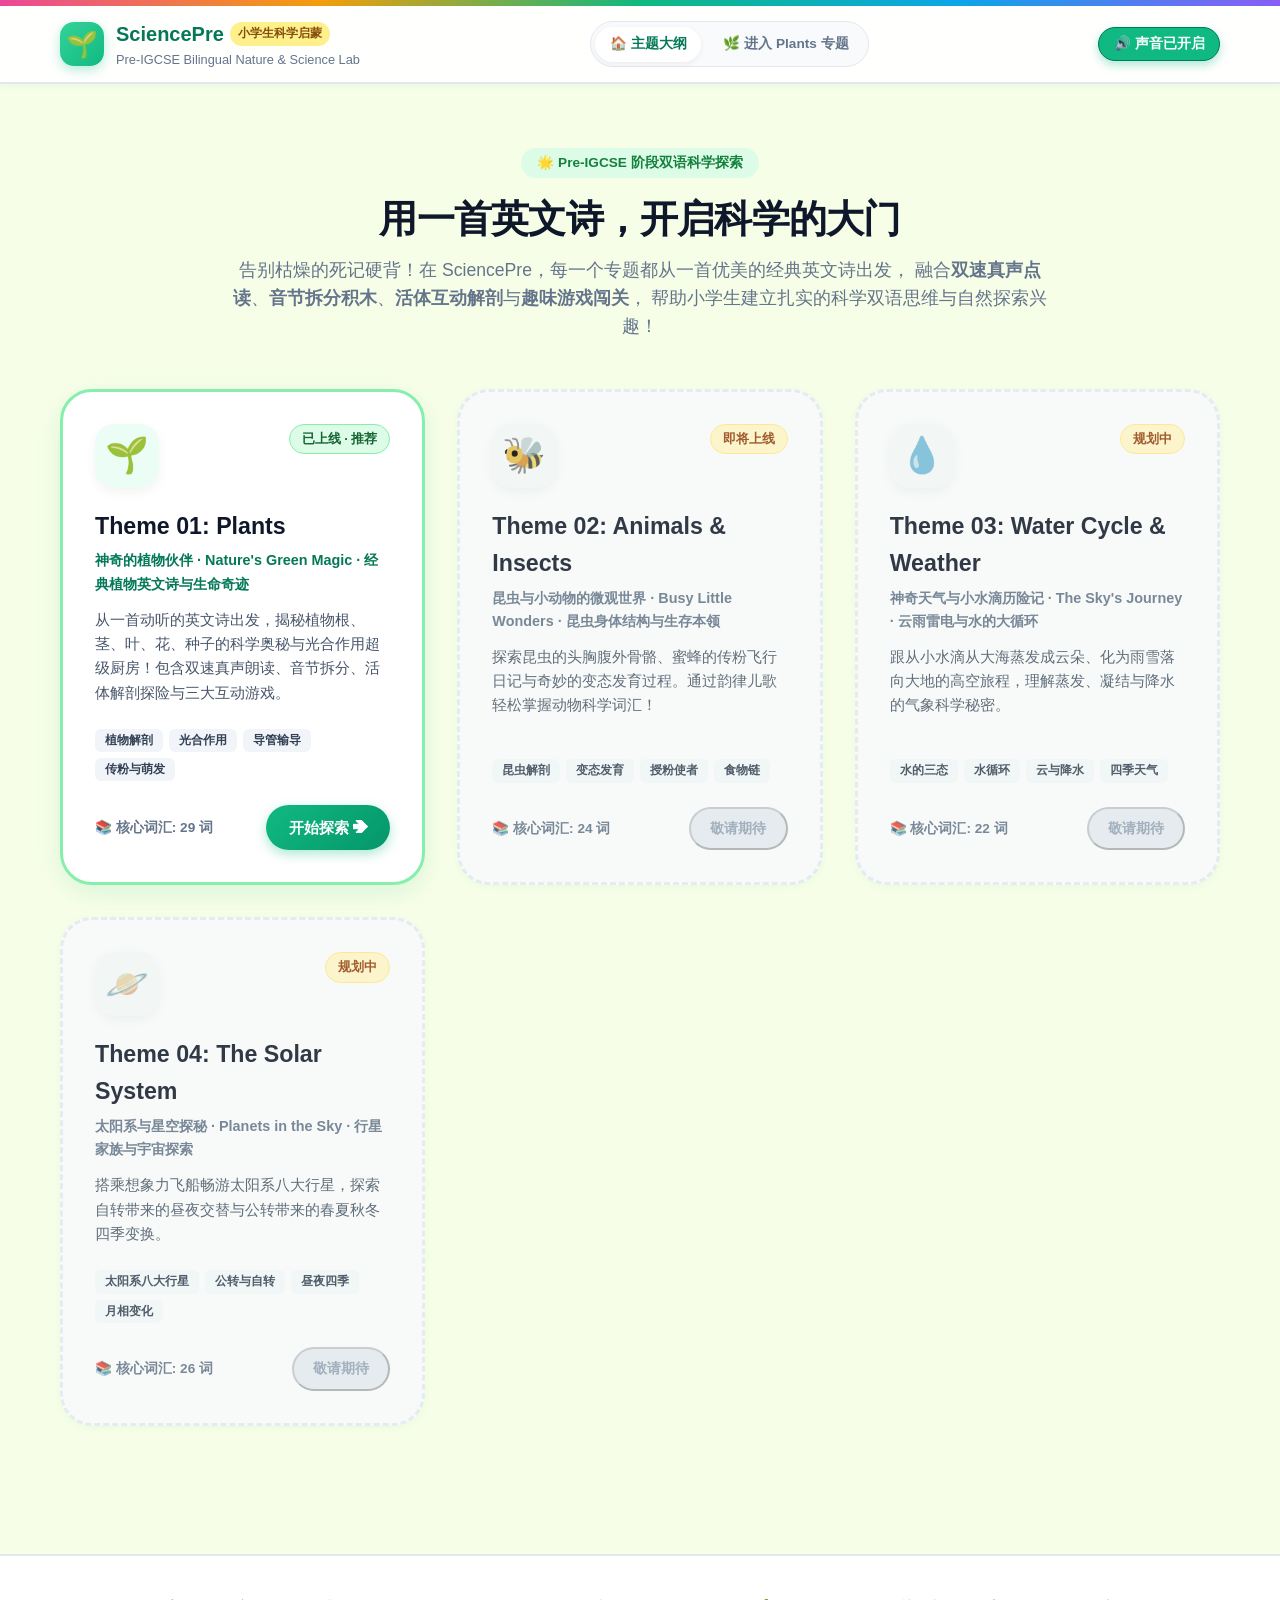
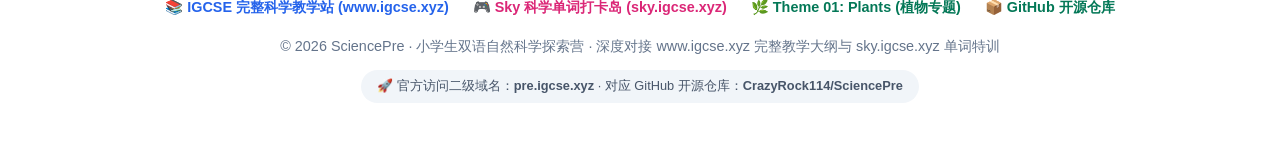
<file: index.html>
<!DOCTYPE html>
<html lang="zh-CN">
<head>
  <meta charset="UTF-8">
  <meta name="viewport" content="width=device-width, initial-scale=1.0">
  <title>SciencePre 🌱 小学生自然科学英语探索营 · 课程大纲与主题中心</title>
  <meta name="description" content="SciencePre 是专为小学生打造的自然英语与科学双语启蒙体系。一首英文诗、一个科学专题、沉浸式互动探险与词汇魔法！">
  <link rel="icon" href="data:image/svg+xml,<svg xmlns=%22http://www.w3.org/2000/svg%22 viewBox=%220 0 100 100%22><text y=%22.9em%22 font-size=%2290%22>🌱</text></svg>">
  <link rel="stylesheet" href="/assets/css/base.css">
  <link rel="stylesheet" href="/assets/css/hub.css">
  <!-- 母舰通用全域生态导航顶栏 -->
  <script src="https://igcse.xyz/ecosystem-nav.js" defer></script>
</head>
<body>
  <!-- 全域生态导航顶栏 (高亮低年级自然启蒙) -->
  <igcse-nav active="pre"></igcse-nav>

  <!-- 彩虹装饰条 -->
  <div class="rainbow-bar"></div>

  <!-- 顶部导航 -->
  <header>
    <div class="nav-container">
      <a href="/" class="logo-area">
        <div class="logo-badge">🌱</div>
        <div class="logo-text">
          <h1>SciencePre <span class="badge-sub">小学生科学启蒙</span></h1>
          <p>Pre-IGCSE Bilingual Nature & Science Lab</p>
        </div>
      </a>

      <!-- 快速导航 -->
      <nav class="nav-tabs">
        <a href="/" class="active">🏠 主题大纲</a>
        <a href="/plants/">🌿 进入 Plants 专题</a>
      </nav>

      <!-- 声音与系统工具 -->
      <div class="nav-tools">
        <button class="pill-btn active" id="hub-sound-btn" title="声音与音效总开关">
          🔊 声音已开启
        </button>
      </div>
    </div>
  </header>

  <main class="container">

    <!-- Hero 介绍区 -->
    <div class="hub-hero">
      <div class="hub-hero-badge">🌟 Pre-IGCSE 阶段双语科学探索</div>
      <h2>用一首英文诗，开启科学的大门</h2>
      <p>
        告别枯燥的死记硬背！在 SciencePre，每一个专题都从一首优美的经典英文诗出发，
        融合<strong>双速真声点读</strong>、<strong>音节拆分积木</strong>、<strong>活体互动解剖</strong>与<strong>趣味游戏闯关</strong>，
        帮助小学生建立扎实的科学双语思维与自然探索兴趣！
      </p>
    </div>

    <!-- 课程专题卡片网格 -->
    <div class="themes-grid" id="themes-grid-container">
      <!-- 动态通过 JS 渲染 themes.js -->
    </div>

  </main>

  <!-- 统一页脚 -->
  <footer>
    <div class="footer-links">
      <a href="https://www.igcse.xyz" target="_blank" style="color:#2563eb; font-weight:700;">📚 IGCSE 完整科学教学站 (www.igcse.xyz)</a>
      <a href="https://sky.igcse.xyz" target="_blank" style="color:#db2777; font-weight:700;">🎮 Sky 科学单词打卡岛 (sky.igcse.xyz)</a>
      <a href="/plants/">🌿 Theme 01: Plants (植物专题)</a>
      <a href="https://github.com/CrazyRock114/SciencePre" target="_blank">📦 GitHub 开源仓库</a>
    </div>
    <p>© 2026 SciencePre · 小学生双语自然科学探索营 · 深度对接 www.igcse.xyz 完整教学大纲与 sky.igcse.xyz 单词特训</p>
    <div class="domain-note">
      🚀 官方访问二级域名：<strong>pre.igcse.xyz</strong> · 对应 GitHub 开源仓库：<strong>CrazyRock114/SciencePre</strong>
    </div>
  </footer>

  <script type="module" src="/assets/js/hub.js"></script>
</body>
</html>
</file>
<file: assets/css/base.css>
/* ==========================================================================
   SciencePre: Base & Shared Styles (CSS)
   自然森林色系、儿童友好设计、高对比度与无障碍支持
   ========================================================================== */

:root {
  --primary: #10b981;        /* 嫩芽翠绿 */
  --primary-dark: #047857;   /* 深森林绿 */
  --primary-light: #d1fae5;  /* 浅薄荷绿 */
  --secondary: #0ea5e9;      /* 晴空蓝 */
  --secondary-light: #e0f2fe;
  --accent-warm: #f59e0b;    /* 向日葵暖黄 */
  --accent-warm-light: #fef3c7;
  --earth: #92400e;          /* 泥土暖棕 */
  --flower-pink: #ec4899;    /* 花朵粉 */
  --flower-pink-light: #fce7f3;
  --bg: #f7fee7;             /* 极浅春草底色 */
  --card-bg: #ffffff;
  --text: #1e293b;
  --text-muted: #64748b;
  --success: #16a34a;
  --danger: #ef4444;
  --shadow-sm: 0 2px 8px rgba(16, 185, 129, 0.08);
  --shadow-md: 0 8px 24px rgba(16, 185, 129, 0.12);
  --shadow-lg: 0 16px 36px rgba(16, 185, 129, 0.18);
  --radius-sm: 12px;
  --radius-md: 20px;
  --radius-lg: 32px;
}

* { box-sizing: border-box; margin: 0; padding: 0; }

html, body {
  font-family: -apple-system, BlinkMacSystemFont, "Segoe UI", "PingFang SC", "Comic Sans MS", "Chalkboard SE", "Microsoft YaHei", sans-serif;
  background: var(--bg);
  color: var(--text);
  line-height: 1.6;
  -webkit-font-smoothing: antialiased;
  overflow-x: hidden;
}

/* 顶部彩虹装饰条 */
.rainbow-bar {
  height: 6px;
  background: linear-gradient(90deg, #ec4899, #f59e0b, #10b981, #0ea5e9, #8b5cf6);
  width: 100%;
}

/* ==================== 顶部导航 ==================== */
header {
  background: rgba(255, 255, 255, 0.96);
  backdrop-filter: blur(12px);
  border-bottom: 2px solid #e2e8f0;
  position: sticky;
  top: 0;
  z-index: 100;
  box-shadow: var(--shadow-sm);
}

.nav-container {
  max-width: 1200px;
  margin: 0 auto;
  padding: 0.75rem 1.25rem;
  display: flex;
  align-items: center;
  justify-content: space-between;
  gap: 1rem;
  flex-wrap: wrap;
}

.logo-area {
  display: flex;
  align-items: center;
  gap: 0.75rem;
  text-decoration: none;
  color: var(--text);
}

.logo-badge {
  width: 44px;
  height: 44px;
  background: linear-gradient(135deg, #34d399, #10b981);
  border-radius: 14px;
  display: flex;
  align-items: center;
  justify-content: center;
  font-size: 1.6rem;
  box-shadow: 0 4px 12px rgba(16, 185, 129, 0.3);
  animation: gentle-bounce 3s infinite;
}

@keyframes gentle-bounce {
  0%, 100% { transform: translateY(0); }
  50% { transform: translateY(-4px); }
}

.logo-text h1 {
  font-size: 1.25rem;
  font-weight: 800;
  color: var(--primary-dark);
  display: flex;
  align-items: center;
  gap: 0.4rem;
}

.logo-text .badge-sub {
  background: #fef08a;
  color: #854d0e;
  font-size: 0.75rem;
  padding: 2px 8px;
  border-radius: 999px;
  font-weight: 700;
}

.logo-text p {
  font-size: 0.8rem;
  color: var(--text-muted);
}

/* 导航工具栏按钮组 */
.nav-tools {
  display: flex;
  align-items: center;
  gap: 0.5rem;
  flex-wrap: wrap;
}

.pill-btn {
  background: #f1f5f9;
  border: 1.5px solid #cbd5e1;
  padding: 0.45rem 0.9rem;
  border-radius: 999px;
  font-size: 0.85rem;
  font-weight: 700;
  color: #334155;
  cursor: pointer;
  display: flex;
  align-items: center;
  gap: 0.35rem;
  transition: all 0.2s cubic-bezier(0.4, 0, 0.2, 1);
  user-select: none;
}

.pill-btn:hover {
  background: #e2e8f0;
  transform: translateY(-1px);
}

.pill-btn:focus-visible {
  outline: 3px solid #10b981;
  outline-offset: 2px;
}

.pill-btn.active {
  background: var(--primary);
  border-color: var(--primary-dark);
  color: white;
  box-shadow: 0 4px 10px rgba(16, 185, 129, 0.35);
}

.pill-btn.gold {
  background: linear-gradient(135deg, #fef08a, #fde047);
  border-color: #eab308;
  color: #713f12;
}

.pill-btn.muted-btn {
  background: #fee2e2;
  border-color: #ef4444;
  color: #b91c1c;
}

/* Tab 切换 */
.nav-tabs {
  display: flex;
  gap: 0.5rem;
  background: #f8fafc;
  padding: 0.3rem;
  border-radius: 999px;
  border: 1.5px solid #e2e8f0;
}

.nav-tabs a,
.nav-tabs button {
  background: transparent;
  border: none;
  padding: 0.4rem 0.9rem;
  border-radius: 999px;
  font-size: 0.85rem;
  font-weight: 700;
  color: var(--text-muted);
  cursor: pointer;
  text-decoration: none;
  display: inline-flex;
  align-items: center;
  transition: all 0.2s;
}

.nav-tabs a.active,
.nav-tabs button.active {
  background: white;
  color: var(--primary-dark);
  box-shadow: 0 2px 6px rgba(0,0,0,0.06);
}

/* ==================== 通用容器 ==================== */
.container {
  max-width: 1200px;
  margin: 0 auto;
  padding: 1.5rem 1.25rem 4rem;
}

/* 顶部通知/专题条 */
.announcement-banner {
  background: linear-gradient(135deg, #ecfdf5 0%, #d1fae5 100%);
  border: 2px dashed #34d399;
  border-radius: var(--radius-md);
  padding: 1rem 1.5rem;
  margin-bottom: 2rem;
  display: flex;
  align-items: center;
  justify-content: space-between;
  gap: 1rem;
  box-shadow: var(--shadow-sm);
  flex-wrap: wrap;
}

.announcement-text {
  display: flex;
  align-items: center;
  gap: 0.75rem;
  font-size: 0.95rem;
  font-weight: 600;
  color: #065f46;
}

.portal-link {
  background: white;
  color: #047857;
  text-decoration: none;
  font-size: 0.85rem;
  font-weight: 700;
  padding: 0.5rem 1rem;
  border-radius: 999px;
  border: 1.5px solid #a7f3d0;
  display: inline-flex;
  align-items: center;
  gap: 0.3rem;
  transition: all 0.2s;
  white-space: nowrap;
}

.portal-link:hover {
  background: #047857;
  color: white;
  transform: scale(1.03);
}

/* ==================== 统一通用页脚 ==================== */
footer {
  background: white;
  border-top: 2px solid #e2e8f0;
  padding: 2.5rem 1.25rem;
  text-align: center;
  color: var(--text-muted);
  font-size: 0.9rem;
}

.footer-links {
  display: flex;
  justify-content: center;
  gap: 1.5rem;
  margin-bottom: 1rem;
  flex-wrap: wrap;
}

.footer-links a {
  color: #047857;
  text-decoration: none;
  font-weight: 700;
}

.footer-links a:hover {
  text-decoration: underline;
}

.domain-note {
  background: #f1f5f9;
  display: inline-block;
  padding: 0.4rem 1rem;
  border-radius: 999px;
  font-size: 0.8rem;
  color: #475569;
  margin-top: 0.75rem;
}

/* 庆祝飘落微动画 */
.confetti-particle {
  position: absolute;
  pointer-events: none;
  animation: float-up-fade 2.2s ease-out forwards;
}

@keyframes float-up-fade {
  0% { opacity: 1; transform: translateY(0) scale(1); }
  100% { opacity: 0; transform: translateY(-70px) scale(1.4); }
}
</file>
<file: assets/css/hub.css>
/* ==========================================================================
   SciencePre: Theme Hub Styles (CSS)
   首页课程大纲、专题卡片网格与状态标识
   ========================================================================== */

.hub-hero {
  text-align: center;
  padding: 2.5rem 1rem 3rem;
  max-width: 850px;
  margin: 0 auto;
}

.hub-hero-badge {
  display: inline-flex;
  align-items: center;
  gap: 0.4rem;
  background: #dcfce7;
  color: #15803d;
  font-weight: 800;
  font-size: 0.85rem;
  padding: 4px 16px;
  border-radius: 999px;
  margin-bottom: 1rem;
}

.hub-hero h2 {
  font-size: 2.4rem;
  font-weight: 900;
  color: #0f172a;
  letter-spacing: -0.02em;
  line-height: 1.3;
}

.hub-hero p {
  color: var(--text-muted);
  font-size: 1.1rem;
  margin-top: 0.75rem;
  line-height: 1.6;
}

/* 课程专题卡片网格 */
.themes-grid {
  display: grid;
  grid-template-columns: repeat(auto-fit, minmax(320px, 1fr));
  gap: 2rem;
  margin-bottom: 4rem;
}

.theme-card {
  background: white;
  border-radius: var(--radius-lg);
  padding: 2rem;
  border: 3px solid #e2e8f0;
  box-shadow: var(--shadow-sm);
  display: flex;
  flex-direction: column;
  position: relative;
  overflow: hidden;
  transition: all 0.3s cubic-bezier(0.4, 0, 0.2, 1);
}

.theme-card.active-theme {
  border-color: #86efac;
  box-shadow: var(--shadow-md);
}

.theme-card.active-theme:hover {
  transform: translateY(-6px);
  box-shadow: var(--shadow-lg);
  border-color: var(--primary);
}

.theme-card.coming-soon-theme {
  opacity: 0.85;
  background: #f8fafc;
  border-style: dashed;
}

.theme-card-top {
  display: flex;
  align-items: flex-start;
  justify-content: space-between;
  margin-bottom: 1.25rem;
}

.theme-icon-wrap {
  width: 64px;
  height: 64px;
  border-radius: 20px;
  background: #ecfdf5;
  display: flex;
  align-items: center;
  justify-content: center;
  font-size: 2.2rem;
  box-shadow: 0 4px 12px rgba(0,0,0,0.05);
}

.coming-soon-theme .theme-icon-wrap {
  background: #f1f5f9;
  filter: grayscale(0.4);
}

.theme-status-tag {
  font-size: 0.8rem;
  font-weight: 800;
  padding: 4px 12px;
  border-radius: 999px;
}

.status-active {
  background: #dcfce7;
  color: #166534;
  border: 1px solid #86efac;
}

.status-coming {
  background: #fef3c7;
  color: #92400e;
  border: 1px solid #fde68a;
}

.theme-card h3 {
  font-size: 1.45rem;
  font-weight: 900;
  color: #0f172a;
  margin-bottom: 0.3rem;
}

.theme-subtitle {
  font-size: 0.9rem;
  color: #047857;
  font-weight: 700;
  margin-bottom: 0.75rem;
}

.coming-soon-theme .theme-subtitle {
  color: #64748b;
}

.theme-desc {
  font-size: 0.95rem;
  color: #475569;
  line-height: 1.6;
  margin-bottom: 1.5rem;
  flex: 1;
}

.theme-topics {
  display: flex;
  flex-wrap: wrap;
  gap: 6px;
  margin-bottom: 1.5rem;
}

.topic-chip {
  background: #f1f5f9;
  color: #334155;
  font-size: 0.75rem;
  font-weight: 700;
  padding: 2px 10px;
  border-radius: 6px;
}

.theme-card-footer {
  margin-top: auto;
  display: flex;
  align-items: center;
  justify-content: space-between;
}

.theme-vocab-count {
  font-size: 0.85rem;
  font-weight: 700;
  color: #64748b;
}

.theme-enter-btn {
  background: linear-gradient(135deg, #10b981, #059669);
  color: white;
  text-decoration: none;
  font-size: 0.95rem;
  font-weight: 800;
  padding: 0.65rem 1.4rem;
  border-radius: 999px;
  display: inline-flex;
  align-items: center;
  gap: 0.4rem;
  box-shadow: 0 4px 12px rgba(16, 185, 129, 0.35);
  transition: all 0.2s;
}

.theme-enter-btn:hover {
  transform: translateY(-2px);
  box-shadow: 0 6px 16px rgba(16, 185, 129, 0.45);
}

.theme-disabled-btn {
  background: #e2e8f0;
  color: #94a3b8;
  font-size: 0.88rem;
  font-weight: 700;
  padding: 0.65rem 1.2rem;
  border-radius: 999px;
  cursor: not-allowed;
}
</file>
